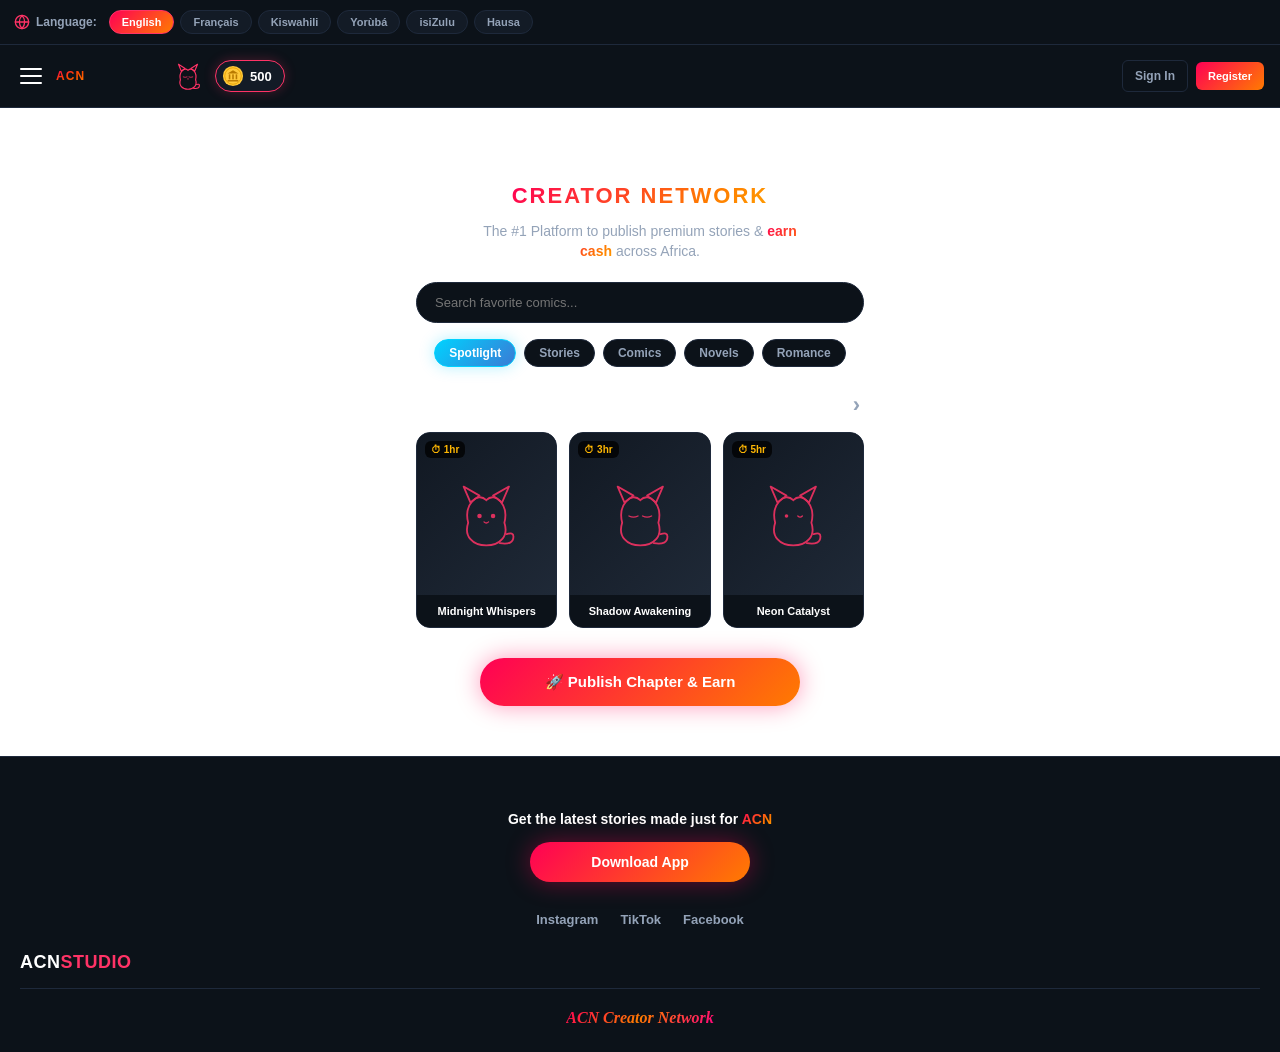
<file: index.html>
<!DOCTYPE html>
<html lang="en">
<head>
  <meta charset="UTF-8">
  <meta name="viewport" content="width=device-width, initial-scale=1.0">
  <title>ACN (Ahaotu Creator Network) - Post & Earn</title>
  <link rel="stylesheet" href="style.css">
</head>
<body class="dark-mode">
  <!-- Shared coin icon (reused in the header pill and the top-up modal) -->
  <svg width="0" height="0" style="position:absolute" aria-hidden="true">
    <symbol id="coin-icon" viewBox="0 0 24 24">
      <circle cx="12" cy="12" r="11" fill="#FFC93C"/>
      <circle cx="12" cy="12" r="9" fill="none" stroke="#E8A400" stroke-width="1"/>
      <path d="M12 5.8 18 9.2H6z" fill="#B97A00"/>
      <rect x="7.4" y="10.2" width="1.7" height="5.4" fill="#B97A00"/>
      <rect x="11.15" y="10.2" width="1.7" height="5.4" fill="#B97A00"/>
      <rect x="14.9" y="10.2" width="1.7" height="5.4" fill="#B97A00"/>
      <rect x="6.2" y="16.4" width="11.6" height="1.6" fill="#B97A00"/>
    </symbol>
  </svg>

<div class="language-banner">
  <div class="lang-banner-title">
    <svg class="globe-vector-icon" viewBox="0 0 24 24" width="16" height="16" fill="none" stroke="currentColor" stroke-width="2" stroke-linecap="round" stroke-linejoin="round"><circle cx="12" cy="12" r="10"></circle><line x1="2" y1="12" x2="22" y2="12"></line><path d="M12 2a15.3 15.3 0 0 1 4 10 15.3 15.3 0 0 1-4 10 15.3 15.3 0 0 1-4-10 15.3 15.3 0 0 1 4-10z"></path></svg>
    <span data-i18n="selectLang">Language:</span>
  </div>
  <div class="lang-pills">
    <button class="lang-pill active" onclick="setLanguage('en', event)">English</button>
    <button class="lang-pill" onclick="setLanguage('fr', event)">Français</button>
    <button class="lang-pill" onclick="setLanguage('sw', event)">Kiswahili</button>
    <button class="lang-pill" onclick="setLanguage('yo', event)">Yorùbá</button>
    <button class="lang-pill" onclick="setLanguage('zu', event)">isiZulu</button>
    <button class="lang-pill" onclick="setLanguage('ha', event)">Hausa</button>
  </div>
</div>

<header class="main-nav">
  <div class="nav-left">
    <button class="hamburger-btn" onclick="toggleSidebar()" aria-label="Open Menu"><span></span><span></span><span></span></button>
    <div class="nav-brand-group">
      <div class="logo">
        <svg viewBox="0 0 280 40" width="105" height="22" xmlns="http://www.w3.org/2000/svg"><defs><linearGradient id="acn-fire" x1="0%" y1="0%" x2="100%" y2="100%"><stop offset="0%" stop-color="#ff0055" /><stop offset="50%" stop-color="#ff4500" /><stop offset="100%" stop-color="#ff7b00" /></linearGradient></defs><text x="0" y="30" font-family="-apple-system, sans-serif" font-weight="900" font-size="32" letter-spacing="3" fill="url(#acn-fire)">ACN</text></svg>
      </div>
      <div id="header-cat-mascot" class="header-cat-mascot" onclick="handleLogoCatTap()" title="Tap me!">
        <div id="cat-cry-bubble" class="cat-cry-bubble">~mew! 💧</div>
        <svg viewBox="0 0 200 200" xmlns="http://www.w3.org/2000/svg" class="mascot-cat-svg">
          <path d="M60 120 C 50 80, 80 50, 100 70 C 120 50, 150 80, 140 120 C 150 150, 130 170, 100 170 C 70 170, 50 150, 60 120 Z" fill="none" stroke="#ff3366" stroke-width="6" stroke-linecap="round"/>
          <polygon points="65,75 50,38 85,60" fill="none" stroke="#ff3366" stroke-width="6" stroke-linejoin="round"/>
          <polygon points="135,75 150,38 115,60" fill="none" stroke="#ff3366" stroke-width="6" stroke-linejoin="round"/>
          <g id="cat-face-sleeping"><path d="M 75 105 Q 85 110 95 105" fill="none" stroke="#ff3366" stroke-width="4" stroke-linecap="round"/><path d="M 105 105 Q 115 110 125 105" fill="none" stroke="#ff3366" stroke-width="4" stroke-linecap="round"/><path d="M 97 116 Q 100 120 103 116" fill="none" stroke="#ff3366" stroke-width="4" stroke-linecap="round"/></g>
          <g id="cat-face-awake" style="display: none;"><circle cx="85" cy="105" r="6" fill="#ff3366"/><circle cx="115" cy="105" r="6" fill="#ff3366"/><path d="M 95 118 Q 100 125 105 118" fill="none" stroke="#ff3366" stroke-width="4" stroke-linecap="round"/></g>
          <path id="cat-tail-path" d="M 130 165 Q 160 170 160 150 Q 160 140 145 145" fill="none" stroke="#ff3366" stroke-width="6" stroke-linecap="round"/>
        </svg>
      </div>
      <!-- COIN BALANCE (tap to top up) -->
      <button class="coin-pill" onclick="openTopupModal()" aria-label="Top up coins">
        <svg class="coin-ico" viewBox="0 0 24 24" aria-hidden="true"><use href="#coin-icon"/></svg>
        <span id="coin-balance">500</span>
      </button>
    </div>
  </div>
  <div class="auth-buttons">
    <a href="javascript:void(0)" onclick="openModal('join-modal')" class="btn-secondary" data-i18n="signIn">Sign In</a>
    <a href="javascript:void(0)" onclick="openModal('join-modal')" class="btn-primary" data-i18n="register">Register</a>
  </div>
</header>

<div id="sidebar-overlay" class="sidebar-overlay" onclick="toggleSidebar()"></div>
<aside id="side-drawer" class="side-drawer">
  <div class="drawer-header"><div class="logo">ACN<span>STUDIO</span></div><button class="close-drawer" onclick="toggleSidebar()">&times;</button></div>
  <div class="drawer-profile-box">
    <div class="profile-top-row">
      <div class="drawer-avatar-wrapper" title="Tap to change profile picture">
        <div class="drawer-avatar" id="user-avatar-display">🇳🇬</div>
        <div class="avatar-camera-badge">📷</div>
        <input type="file" class="native-file-overlay" accept="image/*" onchange="handleProfilePicUpload(event)">
      </div>
      <div class="profile-identity"><div class="profile-username">🇳🇬 jales.system 🇨🇲</div><div class="profile-handle">@acn.creator</div></div>
    </div>
    <div class="profile-stats-row">
      <div class="stat-item"><span class="stat-num">37</span><span class="stat-label" data-i18n="following">Following</span></div>
      <div class="stat-item"><span class="stat-num">140</span><span class="stat-label" data-i18n="followers">Followers</span></div>
      <div class="stat-item"><span class="stat-num">3,972</span><span class="stat-label" data-i18n="likes">Likes</span></div>
    </div>
    <div class="profile-actions-grid">
      <a href="javascript:void(0)" onclick="openComicUploadStudio(); toggleSidebar();" class="profile-action-btn highlight" data-i18n="uploadComic">+ Upload Comic</a>
      <a href="javascript:void(0)" onclick="alert('Opening Creator Dashboard & PalmPay Payouts...'); toggleSidebar();" class="profile-action-btn" data-i18n="dashboard">Dashboard</a>
    </div>
  </div>
  <div class="drawer-theme-switcher"><span data-i18n="appearance">Appearance Mode</span><button class="theme-switch-pill" onclick="toggleTheme()"><span id="theme-mode-text">Dark Mode</span> 🌓</button></div>
  <ul class="drawer-links">
    <li><a href="javascript:void(0)" onclick="toggleSidebar()"><svg class="link-icon" viewBox="0 0 24 24" fill="none" stroke="currentColor" stroke-width="2"><path d="M3 9l9-7 9 7v11a2 2 0 0 1-2 2H5a2 2 0 0 1-2-2z"></path><polyline points="9 22 9 12 15 12 15 22"></polyline></svg><span data-i18n="home">Home</span></a></li>
    <li><a href="javascript:void(0)" onclick="toggleSidebar()"><svg class="link-icon" viewBox="0 0 24 24" fill="none" stroke="currentColor" stroke-width="2"><polygon points="12 2 15.09 8.26 22 9.27 17 14.14 18.18 21.02 12 17.77 5.82 21.02 7 14.14 2 9.27 8.91 8.26 12 2"></polygon></svg><span data-i18n="trendingComics">Trending Comics</span></a></li>
    <li><a href="javascript:void(0)" onclick="toggleSidebar()"><svg class="link-icon" viewBox="0 0 24 24" fill="none" stroke="currentColor" stroke-width="2"><rect x="2" y="3" width="20" height="18" rx="2" ry="2"></rect><line x1="16" y1="3" x2="16" y2="21"></line></svg><span data-i18n="trendingWebtoon">Trending Webtoon</span></a></li>
    <li><a href="javascript:void(0)" onclick="toggleSidebar()"><svg class="link-icon" viewBox="0 0 24 24" fill="none" stroke="currentColor" stroke-width="2"><path d="M20.84 4.61a5.5 5.5 0 0 0-7.78 0L12 5.67l-1.06-1.06a5.5 5.5 0 0 0-7.78 7.78l1.06 1.06L12 21.23l7.78-7.78 1.06-1.06a5.5 5.5 0 0 0 0-7.78z"></path></svg><span data-i18n="trendingRomance">Trending Romance</span></a></li>
    <li><a href="javascript:void(0)" onclick="toggleSidebar()"><svg class="link-icon" viewBox="0 0 24 24" fill="none" stroke="currentColor" stroke-width="2"><path d="M4 19.5A2.5 2.5 0 0 1 6.5 17H20"></path><path d="M6.5 2H20v20H6.5A2.5 2.5 0 0 1 4 19.5v-15A2.5 2.5 0 0 1 6.5 2z"></path></svg><span data-i18n="novels">Novels</span></a></li>
    <li><a href="javascript:void(0)" onclick="toggleSidebar()"><svg class="link-icon" viewBox="0 0 24 24" fill="none" stroke="currentColor" stroke-width="2"><circle cx="12" cy="12" r="10"></circle><polyline points="12 6 12 12 16 14"></polyline></svg><span data-i18n="recentUpdated">Recently Updated</span></a></li>
    <li><a href="javascript:void(0)" onclick="toggleSidebar()"><svg class="link-icon" viewBox="0 0 24 24" fill="none" stroke="currentColor" stroke-width="2"><circle cx="11" cy="11" r="8"></circle><line x1="21" y1="21" x2="16.65" y2="16.65"></line></svg><span data-i18n="browseAll">Browse All Titles</span></a></li>
  </ul>
</aside>

<main class="hero-container">
  <div class="brand-title"><h1>ACN</h1><h1 class="accent-title rainbow-text">CREATOR NETWORK</h1></div>
  <p class="sub-headline" data-i18n="subHeadline">The #1 Platform to publish premium stories & <span class="rainbow-text">earn cash</span> across Africa.</p>
  <div class="search-wrapper"><input type="text" id="search-input" placeholder="Search favorite comics..."></div>
  <div class="category-pills">
    <span class="pill-item active-pill" data-i18n="pillSpotlight">Spotlight</span><span class="pill-item" data-i18n="pillStories">Stories</span><span class="pill-item" data-i18n="pillComics">Comics</span><span class="pill-item" data-i18n="pillNovels">Novels</span><span class="pill-item" data-i18n="pillRomance">Romance</span>
  </div>
  <div class="new-comics-header"><h3 data-i18n="newComicsTitle">New Comics</h3><span class="see-all-arrow">&rsaquo;</span></div>
  <div class="comics-grid-feed">
    <div class="comic-card"><div class="time-badge">⏱ 1hr</div><div class="cat-illustration-box"><svg class="cat-outline-svg" viewBox="0 0 200 200" xmlns="http://www.w3.org/2000/svg"><path d="M60 120 C 50 80, 80 50, 100 70 C 120 50, 150 80, 140 120 C 150 150, 130 170, 100 170 C 70 170, 50 150, 60 120 Z" fill="none" stroke="currentColor" stroke-width="4" stroke-linecap="round"/><polygon points="65,75 50,40 85,60" fill="none" stroke="currentColor" stroke-width="4" stroke-linejoin="round"/><polygon points="135,75 150,40 115,60" fill="none" stroke="currentColor" stroke-width="4" stroke-linejoin="round"/><circle cx="85" cy="105" r="5" fill="currentColor"/><circle cx="115" cy="105" r="5" fill="currentColor"/><path d="M 95 118 Q 100 123 105 118" fill="none" stroke="currentColor" stroke-width="3" stroke-linecap="round"/><path d="M 130 165 Q 160 170 160 150 Q 160 140 145 145" fill="none" stroke="currentColor" stroke-width="4" stroke-linecap="round"/></svg></div><div class="comic-card-title">Midnight Whispers</div></div>
    <div class="comic-card"><div class="time-badge">⏱ 3hr</div><div class="cat-illustration-box"><svg class="cat-outline-svg" viewBox="0 0 200 200" xmlns="http://www.w3.org/2000/svg"><path d="M60 120 C 50 80, 80 50, 100 70 C 120 50, 150 80, 140 120 C 150 150, 130 170, 100 170 C 70 170, 50 150, 60 120 Z" fill="none" stroke="currentColor" stroke-width="4" stroke-linecap="round"/><polygon points="65,75 50,40 85,60" fill="none" stroke="currentColor" stroke-width="4" stroke-linejoin="round"/><polygon points="135,75 150,40 115,60" fill="none" stroke="currentColor" stroke-width="4" stroke-linejoin="round"/><path d="M 75 105 Q 85 110 95 105" fill="none" stroke="currentColor" stroke-width="3" stroke-linecap="round"/><path d="M 105 105 Q 115 110 125 105" fill="none" stroke="currentColor" stroke-width="3" stroke-linecap="round"/><path d="M 130 165 Q 160 170 160 150 Q 160 140 145 145" fill="none" stroke="currentColor" stroke-width="4" stroke-linecap="round"/></svg></div><div class="comic-card-title">Shadow Awakening</div></div>
    <div class="comic-card"><div class="time-badge">⏱ 5hr</div><div class="cat-illustration-box"><svg class="cat-outline-svg" viewBox="0 0 200 200" xmlns="http://www.w3.org/2000/svg"><path d="M60 120 C 50 80, 80 50, 100 70 C 120 50, 150 80, 140 120 C 150 150, 130 170, 100 170 C 70 170, 50 150, 60 120 Z" fill="none" stroke="currentColor" stroke-width="4" stroke-linecap="round"/><polygon points="65,75 50,40 85,60" fill="none" stroke="currentColor" stroke-width="4" stroke-linejoin="round"/><polygon points="135,75 150,40 115,60" fill="none" stroke="currentColor" stroke-width="4" stroke-linejoin="round"/><circle cx="85" cy="105" r="4" fill="currentColor"/><path d="M 110 105 Q 115 110 120 105" fill="none" stroke="currentColor" stroke-width="3" stroke-linecap="round"/><path d="M 130 165 Q 160 170 160 150 Q 160 140 145 145" fill="none" stroke="currentColor" stroke-width="4" stroke-linecap="round"/></svg></div><div class="comic-card-title">Neon Catalyst</div></div>
  </div>
  <a href="javascript:void(0)" onclick="openModal('setup-modal')" class="main-cta-btn rainbow-btn-glow" data-i18n="postCta">🚀 Publish Chapter & Earn</a>
</main>

<div id="setup-modal" class="modal-overlay"><div class="content-box">
  <div class="modal-header-row"><h2 data-i18n="payoutTitle">1. Payout Channels</h2><a href="javascript:void(0)" onclick="closeModal('setup-modal')" class="close-btn">&times;</a></div>
  <p class="section-subtitle" data-i18n="payoutSub">Select your country first to load your local banking & mobile networks.</p>
  <div class="form-group"><label data-i18n="selectCountry">Select Country</label>
    <select id="country-select" onchange="updateProviders()" required><option value="" disabled selected data-i18n="chooseCountry">Choose your country...</option><option value="NG">🇳🇬 Nigeria</option><option value="GH">🇬🇭 Ghana</option><option value="ZA">🇿🇦 South Africa</option><option value="KE">🇰🇪 Kenya</option><option value="CM">🇨🇲 Cameroon</option></select></div>
  <div class="form-group"><label data-i18n="selectProvider">Select Bank / Network Provider</label>
    <select id="provider-select" required disabled><option value="" disabled selected data-i18n="chooseProviderFirst">First select a country above...</option></select></div>
  <div class="form-group"><label data-i18n="accountLabel">Account Number / Phone ID (10-16 Digits)</label><input type="tel" id="payout-account" placeholder="Enter account number" maxlength="16" minlength="10" required></div>
  <a href="javascript:void(0)" onclick="goToJoinModal()" class="main-cta-btn workflow-next-btn" data-i18n="verifyContinue">Verify & Continue Setup</a>
</div></div>

<div id="join-modal" class="modal-overlay"><div class="content-box">
  <div class="modal-header-row"><h2 data-i18n="connectProfileTitle">2. Connect Profile</h2><a href="javascript:void(0)" onclick="closeModal('join-modal')" class="close-btn">&times;</a></div>
  <p class="section-subtitle" data-i18n="connectProfileSub">Secure your credentials to instantly activate your monetization channel.</p>
  <div class="modal-options">
    <button class="auth-provider-btn" onclick="triggerAuthFlow('Google')"><svg class="provider-brand-icon" viewBox="0 0 24 24"><path fill="#EA4335" d="M12 5.04c1.64 0 3.12.56 4.28 1.67l3.2-3.2C17.52 1.58 15 1 12 1 7.24 1 3.2 3.74 1.25 7.73l3.85 3c.92-2.75 3.5-4.69 6.9-4.69z"/><path fill="#4285F4" d="M23.45 12.3c0-.82-.07-1.62-.2-2.3H12v4.36h6.42c-.28 1.44-1.09 2.66-2.32 3.48l3.6 2.79c2.1-1.94 3.32-4.8 3.32-8.33z"/><path fill="#FBBC05" d="M5.1 14.73c-.23-.69-.36-1.42-.36-2.18s.13-1.49.36-2.18L1.25 7.73C.45 9.37 0 11.14 0 13s.45 3.63 1.25 5.27l3.85-3z"/><path fill="#34A853" d="M12 23c3.24 0 5.97-1.07 7.96-2.91l-3.6-2.79c-1.1.74-2.5 1.18-4.36 1.18-3.4 0-5.98-1.94-6.9-4.69L1.25 16.8C3.2 20.76 7.24 23 12 23z"/></svg><span data-i18n="continueGoogle">Continue with Google</span></button>
    <button class="auth-provider-btn" onclick="triggerAuthFlow('Apple')"><svg class="provider-brand-icon" viewBox="0 0 24 24" fill="#FFFFFF"><path d="M18.71 19.5c-.83 1.24-1.71 2.45-3.05 2.47-1.34.03-1.77-.79-3.29-.79-1.53 0-2 .77-3.27.82-1.31.05-2.3-1.32-3.14-2.53C4.25 17 2.94 12.45 4.7 9.39c.87-1.52 2.43-2.48 4.12-2.51 1.28-.02 2.5.87 3.29.87.78 0 2.26-1.07 3.81-.91.65.03 2.47.26 3.64 1.98-.09.06-2.17 1.28-2.15 3.81.03 3.02 2.65 4.03 2.68 4.04-.03.07-.42 1.44-1.38 2.83M15.97 4.17c.66-.81 1.11-1.93.99-3.06-1 .04-2.21.67-2.93 1.49-.62.69-1.16 1.84-1.01 2.96 1.12.09 2.26-.58 2.95-1.39z"/></svg><span data-i18n="continueApple">Continue with Apple</span></button>
  </div>
</div></div>

<div id="comic-upload-modal" class="modal-overlay"><div class="content-box upload-studio-box-large">
  <div class="modal-header-row"><h2 data-i18n="studioTitle">🎨 ACN Master Creator Studio</h2><a href="javascript:void(0)" onclick="closeComicUploadStudio()" class="close-btn">&times;</a></div>
  <p class="section-subtitle" data-i18n="studioSub">Upload your chapter sequence and manage pages.</p>
  <div class="form-group"><label data-i18n="chapterNameLabel">Comic Title / Chapter Name</label><input type="text" id="comic-title-input" placeholder="e.g. Chapter 1: The Awakening"></div>
  <div class="upload-dropzone-large"><span class="upload-icon-large">📂</span><span class="upload-text-large" data-i18n="dropzoneMain">Tap here to select your comic pages</span><span class="upload-subtext-large" data-i18n="dropzoneSub">Supports multi-select PNG, JPG</span><input type="file" class="native-file-overlay-large" accept="image/*" multiple onchange="handleComicPagesSelected(event)"></div>
  <div class="reorder-instructions-banner" data-i18n="uploadInstructions">💡 Tip: Select your files in order. Tap page A then page B to swap positions instantly!</div>
  <div id="comic-pages-preview-list" class="comic-pages-preview-grid"><div class="empty-pages-placeholder" data-i18n="noPagesYet">No pages added yet. Select files above!</div></div>
  <button class="main-cta-btn workflow-next-btn" onclick="publishComicPages()" data-i18n="publishCta">🚀 Publish Chapter</button>
</div></div>

  <!-- MODAL: TOP UP COINS -->
  <div id="topup-modal" class="modal-overlay">
    <div class="content-box topup-box">
      <div class="modal-header-row">
        <h2 class="topup-title"><span class="topup-dot"></span><span data-i18n="topupTitle">Top Up ACN Coins</span></h2>
        <a href="javascript:void(0)" onclick="closeModal('topup-modal')" class="close-btn topup-close">&times;</a>
      </div>
      <p class="section-subtitle" data-i18n="topupSub">Secure payment via Paystack (Bank Transfer, Card, OPay, PalmPay).</p>

      <div class="topup-options">
        <div id="topup-custom-card" class="topup-card" onclick="selectTopupCustom()">
          <span class="topup-card-label" data-i18n="topupCustom">Custom amount</span>
          <div class="topup-input-row">
            <span class="naira-sign">&#8358;</span>
            <input type="number" id="topup-amount" inputmode="numeric" min="100" step="1" placeholder="Min ₦100" oninput="onTopupInput()">
          </div>
        </div>
        <div id="topup-deal-card" class="topup-card selected" onclick="selectTopupDeal()">
          <span class="topup-card-label"><svg class="coin-ico" viewBox="0 0 24 24" aria-hidden="true"><use href="#coin-icon"/></svg>1,200 <span data-i18n="coinsWord">Coins</span></span>
          <span class="topup-card-price">&#8358;1,000 <span data-i18n="bestValue">(Best Value)</span></span>
        </div>
      </div>

      <div id="topup-summary" class="topup-summary" role="status"></div>
      <a href="javascript:void(0)" onclick="confirmTopup()" class="main-cta-btn workflow-next-btn" data-i18n="topupPay">Pay with Paystack</a>
    </div>
  </div>

<div id="loading-overlay" class="modal-overlay"><div class="loading-content-box">
  <div id="spinner-container" class="spinner-container"><div class="fat-spinner"></div></div>
  <div id="check-container" class="check-container" style="display: none;"><div class="success-check-mark">✓</div></div>
  <h3 id="loading-title">Connecting...</h3><p id="loading-subtitle">Securing your ACN Creator Account & Payout Gateway</p>
</div></div>

<footer class="app-footer">
  <div class="footer-promo"><p><span data-i18n="footerPromo">Get the latest stories made just for</span> <span class="rainbow-text">ACN</span></p><button class="main-cta-btn footer-download-btn rainbow-btn-glow" onclick="installPWA()" data-i18n="downloadApp">Download App</button></div>
  <div class="footer-socials"><a href="https://instagram.com/jalessystem" target="_blank" rel="noopener noreferrer" class="social-link instagram">Instagram</a><a href="https://www.tiktok.com/@ahaotu.system" target="_blank" rel="noopener noreferrer" class="social-link tiktok">TikTok</a><a href="https://www.facebook.com/profile.php?id=61585275783987" target="_blank" rel="noopener noreferrer" class="social-link facebook">Facebook</a></div>
  <div class="footer-brand-logo"><div class="logo">ACN<span>STUDIO</span></div></div>
  <div class="footer-copyright"><p class="ahaotu-inc-title">ACN Creator Network</p></div>
</footer>


  <script src="script.js"></script>
</body>
</html>
</file>
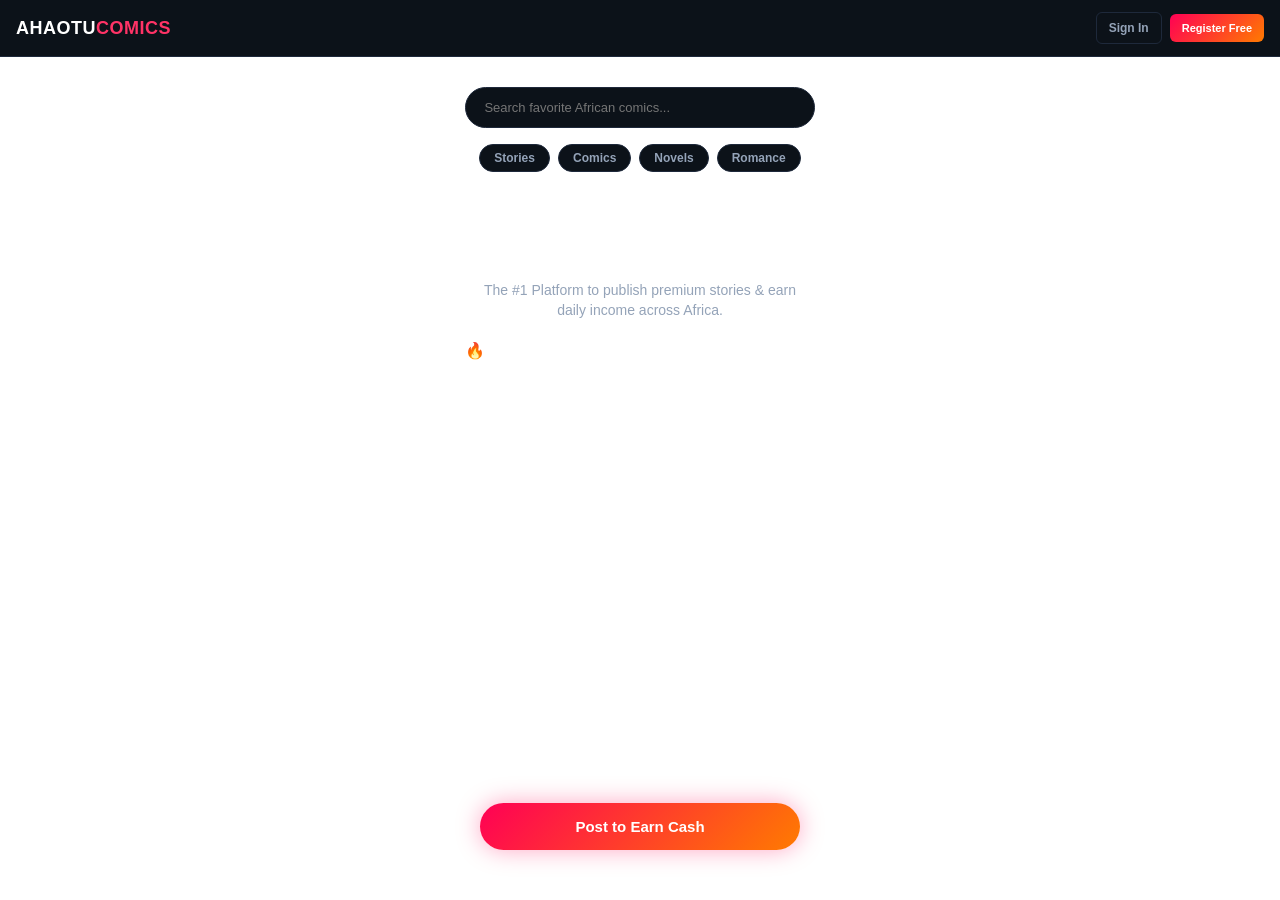
<file: Nn.html>
<!DOCTYPE html>
<html lang="en">
<head>
  <meta charset="UTF-8">
  <meta name="viewport" content="width=device-width, initial-scale=1.0">
  <link rel="stylesheet" href="style.css">
  <title>Ahaotu Comics - Post & Earn</title>
</head>
<body>

  <header class="main-nav">
    <div class="logo">AHAOTU<span>COMICS</span></div>
    <div class="auth-buttons">
      <a href="javascript:void(0)" onclick="openModal('join-modal')" class="btn-secondary">Sign In</a>
      <a href="javascript:void(0)" onclick="openModal('setup-modal')" class="btn-primary">Register Free</a>
    </div>
  </header>

  <main class="hero-container">
    <div class="search-wrapper">
      <input type="text" placeholder="Search favorite African comics...">
    </div>
    
    <div class="category-pills">
      <span class="pill-item">Stories</span>
      <span class="pill-item">Comics</span>
      <span class="pill-item">Novels</span>
      <span class="pill-item">Romance</span>
    </div>

    <div class="brand-title">
      <h1>AHAOTU</h1>
      <h1 class="accent-title">COMICS</h1>
    </div>
    <p class="sub-headline">The #1 Platform to publish premium stories & <span class="text-glow">earn daily income</span> across Africa.</p>
    
    <div class="cash-badge">
      <span class="money-icon">🔥</span> 
      <span class="badge-text">Earn $1.50+ Guaranteed Weekly Just Posting</span>
    </div>
    
    <a href="javascript:void(0)" onclick="openModal('setup-modal')" class="main-cta-btn">Post to Earn Cash</a>
  </main>

  <!-- MODAL 1: PAYOUT SETUP -->
  <div id="setup-modal" class="modal-overlay">
    <div class="content-box">
      <div class="modal-header-row">
        <h2>1. Payout Channels</h2>
        <a href="javascript:void(0)" onclick="closeModal('setup-modal')" class="close-btn">&times;</a>
      </div>
      <p class="section-subtitle">Select your country first to load your local banking & mobile networks.</p>
      
      <div class="form-group">
        <label>Select Country</label>
        <select id="country-select" onchange="updateProviders()" required>
          <option value="" disabled selected>Choose your country...</option>
          <option value="NG">🇳🇬 Nigeria</option>
          <option value="GH">🇬🇭 Ghana</option>
          <option value="ZA">🇿🇦 South Africa</option>
          <option value="KE">🇰🇪 Kenya</option>
          <option value="CM">🇨🇲 Cameroon</option>
        </select>
      </div>

      <div class="form-group">
        <label>Select Bank / Network Provider</label>
        <select id="provider-select" required disabled>
          <option value="" disabled selected>First select a country above...</option>
        </select>
      </div>
      
      <div class="form-group">
        <label>Account Number / Phone ID (10-16 Digits)</label>
        <input type="tel" id="payout-account" placeholder="Enter account number" maxlength="16" minlength="10" required>
      </div>
      
      <a href="javascript:void(0)" onclick="goToJoinModal()" class="main-cta-btn workflow-next-btn">Verify & Continue Setup</a>
    </div>
  </div>

  <!-- MODAL 2: CONNECT PROFILE / AUTH -->
  <div id="join-modal" class="modal-overlay">
    <div class="content-box">
      <div class="modal-header-row">
        <h2>2. Connect Profile</h2>
        <a href="javascript:void(0)" onclick="closeModal('join-modal')" class="close-btn">&times;</a>
      </div>
      <p class="section-subtitle">Secure your credentials to instantly activate your monetization channel.</p>
      
      <div class="modal-options">
        <button class="auth-provider-btn google-btn" onclick="triggerAuthFlow('Google')">
          <svg class="provider-brand-icon" viewBox="0 0 24 24">
            <path fill="#EA4335" d="M12 5.04c1.64 0 3.12.56 4.28 1.67l3.2-3.2C17.52 1.58 15 1 12 1 7.24 1 3.2 3.74 1.25 7.73l3.85 3c.92-2.75 3.5-4.69 6.9-4.69z"/>
            <path fill="#4285F4" d="M23.45 12.3c0-.82-.07-1.62-.2-2.3H12v4.36h6.42c-.28 1.44-1.09 2.66-2.32 3.48l3.6 2.79c2.1-1.94 3.32-4.8 3.32-8.33z"/>
            <path fill="#FBBC05" d="M5.1 14.73c-.23-.69-.36-1.42-.36-2.18s.13-1.49.36-2.18L1.25 7.73C.45 9.37 0 11.14 0 13s.45 3.63 1.25 5.27l3.85-3z"/>
            <path fill="#34A853" d="M12 23c3.24 0 5.97-1.07 7.96-2.91l-3.6-2.79c-1.1.74-2.5 1.18-4.36 1.18-3.4 0-5.98-1.94-6.9-4.69L1.25 16.8C3.2 20.76 7.24 23 12 23z"/>
          </svg>
          Continue with Google
        </button>

        <button class="auth-provider-btn apple-btn" onclick="triggerAuthFlow('Apple')">
          <svg class="provider-brand-icon" viewBox="0 0 24 24" fill="#FFFFFF">
            <path d="M18.71 19.5c-.83 1.24-1.71 2.45-3.05 2.47-1.34.03-1.77-.79-3.29-.79-1.53 0-2 .77-3.27.82-1.31.05-2.3-1.32-3.14-2.53C4.25 17 2.94 12.45 4.7 9.39c.87-1.52 2.43-2.48 4.12-2.51 1.28-.02 2.5.87 3.29.87.78 0 2.26-1.07 3.81-.91.65.03 2.47.26 3.64 1.98-.09.06-2.17 1.28-2.15 3.81.03 3.02 2.65 4.03 2.68 4.04-.03.07-.42 1.44-1.38 2.83M15.97 4.17c.66-.81 1.11-1.93.99-3.06-1 .04-2.21.67-2.93 1.49-.62.69-1.16 1.84-1.01 2.96 1.12.09 2.26-.58 2.95-1.39z"/>
          </svg>
          Continue with Apple
        </button>

        <button class="auth-provider-btn email-btn" onclick="triggerAuthFlow('Email')">
          <svg class="provider-brand-icon" viewBox="0 0 24 24" fill="#00e676">
            <path d="M20 4H4c-1.1 0-1.99.9-1.99 2L2 18c0 1.1.9 2 2 2h16c1.1 0 2-.9 2-2V6c0-1.1-.9-2-2-2zm0 4l-8 5-8-5V6l8 5 8-5v2z"/>
          </svg>
          Continue with Email
        </button>

        <button class="auth-provider-btn phone-btn" onclick="triggerAuthFlow('Phone')">
          <svg class="provider-brand-icon" viewBox="0 0 24 24" fill="#00c6ff">
            <path d="M6.62 10.79c1.44 2.83 3.76 5.14 6.59 6.59l2.2-2.2c.27-.27.67-.36 1.02-.24 1.12.37 2.33.57 3.57.57.55 0 1 .45 1 1V20c0 .55-.45 1-1 1-9.39 0-17-7.61-17-17 0-.55.45-1 1-1h3.5c.55 0 1 .45 1 1 0 1.25.2 2.45.57 3.57.11.35.03.74-.25 1.02l-2.2 2.2z"/>
          </svg>
          Continue with Phone
        </button>
      </div>
    </div>
  </div>

  <!-- AUTH LOADING OVERLAY WITH FAT LOOP & GREEN CHECK -->
  <div id="loading-overlay" class="modal-overlay">
    <div class="loading-content-box">
      <div id="spinner-container" class="spinner-container">
        <div class="fat-spinner"></div>
      </div>
      <div id="check-container" class="check-container" style="display: none;">
        <div class="success-check-mark">✓</div>
      </div>
      <h3 id="loading-title">Connecting...</h3>
      <p id="loading-subtitle">Securing your Ahaotu Creator Account & Payout Gateway</p>
    </div>
  </div>

  <script>
    const providersData = {
      NG: ["GTBank", "Access Bank", "Zenith Bank", "OPay", "PalmPay", "Moniepoint", "UBA (United Bank for Africa)", "First Bank of Nigeria", "Kuda Bank", "Stanbic IBTC"],
      GH: ["MTN MoMo", "Telecel Cash", "AT Money", "Fidelity Bank Ghana"],
      ZA: ["Standard Bank", "FNB (First National Bank)", "Absa", "Capitec"],
      KE: ["Safaricom M-Pesa", "Airtel Money", "Equity Bank Kenya", "KCB Bank Kenya"],
      CM: ["MTN MoMo", "Orange Money", "Dizpay", "Smobilpay"]
    };

    function updateProviders() {
      const countrySelect = document.getElementById('country-select').value;
      const providerSelect = document.getElementById('provider-select');
      
      providerSelect.innerHTML = '<option value="" disabled selected>Choose your bank/network...</option>';
      providerSelect.disabled = false;

      if (providersData[countrySelect]) {
        providersData[countrySelect].forEach(provider => {
          const opt = document.createElement('option');
          opt.value = provider;
          opt.textContent = provider;
          providerSelect.appendChild(opt);
        });
      }
    }

    function openModal(id) {
      document.getElementById(id).classList.add('active');
    }

    function closeModal(id) {
      document.getElementById(id).classList.remove('active');
    }

    function goToJoinModal() {
      const country = document.getElementById('country-select').value;
      const provider = document.getElementById('provider-select').value;
      const account = document.getElementById('payout-account').value;
      
      if(!country || !provider || !account) {
        alert('Please complete all payout fields.');
        return;
      }
      
      if(account.length < 10) {
        alert('Account number or ID must be at least 10 characters.');
        return;
      }

      // Clear input fields completely after successful entry
      document.getElementById('country-select').selectedIndex = 0;
      const providerSelect = document.getElementById('provider-select');
      providerSelect.innerHTML = '<option value="" disabled selected>First select a country above...</option>';
      providerSelect.disabled = true;
      document.getElementById('payout-account').value = '';

      closeModal('setup-modal');
      openModal('join-modal');
    }

    function triggerAuthFlow(providerName) {
      closeModal('join-modal');
      
      const overlay = document.getElementById('loading-overlay');
      const spinnerBox = document.getElementById('spinner-container');
      const checkMarkBox = document.getElementById('check-container');
      const title = document.getElementById('loading-title');
      const subtitle = document.getElementById('loading-subtitle');

      // Reset view to fat loop state
      spinnerBox.style.display = 'block';
      checkMarkBox.style.display = 'none';
      title.textContent = `Connecting to ${providerName}...`;
      subtitle.textContent = 'Securing your Ahaotu Creator Account & Payout Gateway';
      
      overlay.classList.add('active');
      
      // Phase 1: Fat Loop Loading (1.8s), then transition to Green Check
      setTimeout(() => {
        spinnerBox.style.display = 'none';
        checkMarkBox.style.display = 'block';
        title.textContent = 'Account Verified! 🎉';
        subtitle.textContent = 'Redirecting to your live earnings dashboard...';
      }, 1800);

      // Phase 2: Complete and show final alert (after 3.2s total)
      setTimeout(() => {
        overlay.classList.remove('active');
        alert('🎉 Account Connected & Verified! Welcome to Ahaotu Comics. Your $1.50+ Weekly Payout Channel is now live.');
      }, 3200);
    }
  </script>
</body>
</html>
</file>
<file: style.css>
:root {
  --bg-primary: #06090f;
  --bg-secondary: #0c1219;
  --bg-tertiary: #131b26;
  --text-main: #fff;
  --text-muted: #94a3b8;
  --border-color: #1e293b;
  --input-bg: #06090f;
}

body.light-mode {
  --bg-primary: #f8fafc;
  --bg-secondary: #fff;
  --bg-tertiary: #f1f5f9;
  --text-main: #0f172a;
  --text-muted: #64748b;
  --border-color: #cbd5e1;
  --input-bg: #fff;
}

@keyframes trueRainbowBg {
  0% {
    background-color: #06090f;
  }
  20% {
    background-color: #120914;
  }
  40% {
    background-color: #091218;
  }
  60% {
    background-color: #141209;
  }
  80% {
    background-color: #0d0914;
  }
  100% {
    background-color: #06090f;
  }
}

body {
  margin: 0;
  padding: 0;
  font-family: -apple-system,BlinkMacSystemFont,"Segoe UI",Roboto,sans-serif;
  animation: trueRainbowBg 25s ease infinite;
  color: var(--text-main);
  display: flex;
  flex-direction: column;
  min-height: 100vh;
  transition: color .3s ease;
}

@keyframes rainbowFlow {
  0% {
    filter: hue-rotate(0);
  }
  50% {
    filter: hue-rotate(180deg);
  }
  100% {
    filter: hue-rotate(360deg);
  }
}

.rainbow-text {
  background: linear-gradient(135deg,#ff0055,#ff7b00,#ffde00,#00d2ff,#7928ca);
  background-size: 300% 300%;
  -webkit-background-clip: text;
  -webkit-text-fill-color: transparent;
  animation: rainbowFlow 8s ease infinite;
  font-weight: 700;
}

.rainbow-btn-glow {
  background: linear-gradient(135deg,#ff0055,#ff7b00,#00d2ff,#7928ca)!important;
  background-size: 300% 300%!important;
  animation: rainbowFlow 8s ease infinite!important;
  box-shadow: 0 0 25px rgba(255,0,85,.4)!important;
}

.nav-brand-group {
  display: flex;
  align-items: center;
  gap: 8px;
}

.header-cat-mascot {
  position: relative;
  width: 38px;
  height: 38px;
  cursor: pointer;
  display: flex;
  align-items: center;
  justify-content: center;
  transition: transform .2s;
}

.header-cat-mascot:active {
  transform: scale(.9);
}

.mascot-cat-svg {
  width: 100%;
  height: 100%;
}

@keyframes tailWag {
  0% {
    transform: rotate(0);
  }
  25% {
    transform: rotate(15deg) scale(1.1);
  }
  50% {
    transform: rotate(-10deg) scale(1.2);
  }
  75% {
    transform: rotate(15deg) scale(1.1);
  }
  100% {
    transform: rotate(0);
  }
}

.wagging-tail {
  animation: tailWag .35s ease infinite;
  transform-origin: 135px 150px;
}

.cat-cry-bubble {
  position: absolute;
  top: -26px;
  left: 50%;
  transform: translateX(-50%) scale(0);
  background: #ff3366;
  color: #fff;
  font-size: 10px;
  font-weight: 900;
  padding: 2px 6px;
  border-radius: 8px;
  white-space: nowrap;
  pointer-events: none;
  transition: transform .2s cubic-bezier(.175,.885,.32,1.275);
  box-shadow: 0 4px 10px rgba(255,51,102,.4);
  z-index: 10;
}

.cat-cry-bubble.active {
  transform: translateX(-50%) scale(1);
}

.language-banner {
  background-color: var(--bg-secondary);
  border-bottom: 1px solid var(--border-color);
  padding: 10px 14px;
  display: flex;
  align-items: center;
  gap: 12px;
  overflow-x: auto;
  white-space: nowrap;
  box-sizing: border-box;
  width: 100%;
}

.language-banner::-webkit-scrollbar {
  display: none;
}

.lang-banner-title {
  display: flex;
  align-items: center;
  gap: 6px;
  font-size: 12px;
  font-weight: 700;
  color: var(--text-muted);
  flex-shrink: 0;
}

.globe-vector-icon {
  width: 16px;
  height: 16px;
  stroke: #ff3366;
  flex-shrink: 0;
}

.lang-pills {
  display: flex;
  gap: 6px;
  flex-shrink: 0;
}

.lang-pill {
  background: var(--bg-tertiary);
  border: 1px solid var(--border-color);
  color: var(--text-muted);
  padding: 5px 12px;
  border-radius: 16px;
  font-size: 11px;
  font-weight: 600;
  cursor: pointer;
  transition: all .2s;
}

.lang-pill.active {
  background: linear-gradient(135deg,#ff0055,#ff7b00);
  color: #fff;
  border-color: #ff3366;
}

.main-nav {
  background-color: var(--bg-secondary);
  backdrop-filter: blur(8px);
  padding: 12px 16px;
  display: flex;
  justify-content: space-between;
  align-items: center;
  border-bottom: 1px solid var(--border-color);
  box-sizing: border-box;
  width: 100%;
  position: sticky;
  top: 0;
  z-index: 10;
}

.nav-left {
  display: flex;
  align-items: center;
  gap: 10px;
}

.hamburger-btn {
  background: transparent;
  border: none;
  cursor: pointer;
  display: flex;
  flex-direction: column;
  gap: 5px;
  padding: 4px;
}

.hamburger-btn span {
  display: block;
  width: 22px;
  height: 2px;
  background-color: var(--text-main);
  border-radius: 2px;
}

.logo {
  font-size: 18px;
  font-weight: 800;
  letter-spacing: .5px;
  flex-shrink: 0;
  color: var(--text-main);
  display: flex;
  align-items: center;
}

.logo span {
  color: #ff3366;
}

.auth-buttons {
  display: flex;
  gap: 8px;
  align-items: center;
}

.btn-secondary,.btn-primary {
  text-decoration: none;
  display: inline-block;
  text-align: center;
}

.btn-secondary {
  background: transparent;
  color: var(--text-muted);
  border: 1px solid var(--border-color);
  padding: 8px 12px;
  border-radius: 6px;
  font-size: 12px;
  font-weight: 600;
  cursor: pointer;
  white-space: nowrap;
}

.btn-primary {
  background: linear-gradient(135deg,#ff0055,#ff7b00);
  color: #fff;
  border: none;
  padding: 8px 12px;
  border-radius: 6px;
  font-size: 11px;
  font-weight: 700;
  cursor: pointer;
  white-space: nowrap;
}

.sidebar-overlay {
  position: fixed;
  inset: 0;
  background-color: rgba(0,0,0,.6);
  backdrop-filter: blur(4px);
  z-index: 998;
  display: none;
  opacity: 0;
  transition: opacity .3s ease;
}

.sidebar-overlay.active {
  display: block;
  opacity: 1;
}

.side-drawer {
  position: fixed;
  top: 0;
  left: -300px;
  width: 300px;
  height: 100vh;
  background-color: var(--bg-secondary);
  border-right: 1px solid var(--border-color);
  z-index: 999;
  display: flex;
  flex-direction: column;
  box-sizing: border-box;
  transition: left .35s ease-in-out;
}

.side-drawer.active {
  left: 0;
}

.drawer-header {
  padding: 16px 20px;
  display: flex;
  justify-content: space-between;
  align-items: center;
  border-bottom: 1px solid var(--border-color);
}

.close-drawer {
  background: transparent;
  border: none;
  color: var(--text-muted);
  font-size: 28px;
  cursor: pointer;
}

.drawer-profile-box {
  padding: 16px 20px;
  background-color: var(--bg-primary);
  border-bottom: 1px solid var(--border-color);
}

.profile-top-row {
  display: flex;
  align-items: center;
  gap: 12px;
  margin-bottom: 12px;
}

.drawer-avatar-wrapper {
  position: relative;
  cursor: pointer;
  flex-shrink: 0;
  width: 48px;
  height: 48px;
  border-radius: 50%;
  overflow: hidden;
}

.native-file-overlay {
  position: absolute;
  inset: 0;
  opacity: 0;
  width: 100%;
  height: 100%;
  cursor: pointer;
  z-index: 5;
}

.drawer-avatar {
  width: 100%;
  height: 100%;
  background: linear-gradient(135deg,#ff0055,#ff7b00);
  display: flex;
  align-items: center;
  justify-content: center;
  color: #fff;
  font-weight: 900;
  font-size: 16px;
  border: 2px solid #ff3366;
  box-sizing: border-box;
}

.drawer-avatar img {
  width: 100%;
  height: 100%;
  object-fit: cover;
}

.avatar-camera-badge {
  position: absolute;
  bottom: 0;
  right: 0;
  background-color: var(--bg-secondary);
  border: 1px solid #ff3366;
  border-radius: 50%;
  width: 18px;
  height: 18px;
  font-size: 9px;
  display: flex;
  align-items: center;
  justify-content: center;
  z-index: 2;
  pointer-events: none;
}

.profile-identity {
  display: flex;
  flex-direction: column;
  overflow: hidden;
}

.profile-username {
  font-size: 14px;
  font-weight: 800;
  color: var(--text-main);
  white-space: nowrap;
  overflow: hidden;
  text-overflow: ellipsis;
}

.profile-handle {
  font-size: 11px;
  color: var(--text-muted);
  margin-top: 1px;
}

.profile-stats-row {
  display: flex;
  justify-content: space-between;
  padding: 8px 0;
  border-top: 1px solid var(--border-color);
  border-bottom: 1px solid var(--border-color);
  margin-bottom: 12px;
}

.stat-item {
  text-align: center;
  flex: 1;
}

.stat-num {
  display: block;
  font-size: 13px;
  font-weight: 800;
  color: var(--text-main);
}

.stat-label {
  font-size: 10px;
  color: var(--text-muted);
  text-transform: uppercase;
}

.profile-actions-grid {
  display: grid;
  grid-template-columns: 1fr 1fr;
  gap: 8px;
}

.profile-action-btn {
  background-color: var(--bg-tertiary);
  border: 1px solid var(--border-color);
  color: var(--text-main);
  font-size: 11px;
  font-weight: 700;
  padding: 8px;
  border-radius: 8px;
  text-align: center;
  text-decoration: none;
  cursor: pointer;
  transition: background .2s;
}

.profile-action-btn.highlight {
  background: linear-gradient(135deg,#ff0055,#ff7b00);
  color: #fff;
  border-color: #ff3366;
}

.drawer-theme-switcher {
  padding: 12px 20px;
  background-color: var(--bg-primary);
  border-bottom: 1px solid var(--border-color);
  display: flex;
  justify-content: space-between;
  align-items: center;
  font-size: 12px;
  font-weight: 700;
  color: var(--text-muted);
}

.theme-switch-pill {
  background: var(--bg-tertiary);
  border: 1px solid var(--border-color);
  color: var(--text-main);
  padding: 6px 12px;
  border-radius: 20px;
  font-size: 12px;
  font-weight: 700;
  cursor: pointer;
}

.drawer-links {
  list-style: none;
  padding: 10px 0;
  margin: 0;
  flex-grow: 1;
  overflow-y: auto;
}

.drawer-links li a {
  display: flex;
  align-items: center;
  gap: 14px;
  padding: 12px 20px;
  color: var(--text-muted);
  text-decoration: none;
  font-size: 13px;
  font-weight: 600;
  transition: background .2s,color .2s;
}

.drawer-links li a:hover {
  background-color: rgba(255,0,85,.08);
  color: #ff3366;
}

.link-icon {
  width: 18px;
  height: 18px;
  stroke: currentColor;
  flex-shrink: 0;
}

.hero-container {
  display: flex;
  flex-direction: column;
  align-items: center;
  text-align: center;
  padding: 30px 16px 50px;
  max-width: 480px;
  margin: 0 auto;
  box-sizing: border-box;
  flex-grow: 1;
}

.brand-title {
  margin-bottom: 4px;
}

.brand-title h1 {
  margin: 0;
  font-size: 42px;
  font-weight: 900;
  letter-spacing: 2px;
  line-height: 1.1;
}

.accent-title {
  font-size: 22px!important;
  margin-bottom: 10px!important;
}

.sub-headline {
  color: var(--text-muted);
  font-size: 14px;
  line-height: 1.4;
  margin: 0 auto 20px;
  max-width: 320px;
}

.search-wrapper {
  width: 100%;
  margin-bottom: 16px;
}

.search-wrapper input {
  width: 100%;
  box-sizing: border-box;
  padding: 12px 18px;
  background-color: var(--bg-secondary);
  border: 1px solid var(--border-color);
  border-radius: 25px;
  color: var(--text-main);
  font-size: 13px;
  outline: none;
}

.category-pills {
  display: flex;
  gap: 8px;
  justify-content: center;
  flex-wrap: wrap;
  margin-bottom: 25px;
  width: 100%;
}

.pill-item {
  background-color: var(--bg-secondary);
  border: 1px solid var(--border-color);
  color: var(--text-muted);
  padding: 6px 14px;
  border-radius: 20px;
  font-size: 12px;
  font-weight: 650;
  cursor: pointer;
}

.pill-item.active-pill {
  background: linear-gradient(135deg,#00d2ff,#3a7bd5);
  color: #fff;
  border-color: #00d2ff;
  box-shadow: 0 0 15px rgba(0,210,255,.3);
}

.new-comics-header {
  display: flex;
  justify-content: space-between;
  align-items: center;
  width: 100%;
  margin-bottom: 14px;
  padding: 0 4px;
  box-sizing: border-box;
}

.new-comics-header h3 {
  margin: 0;
  font-size: 18px;
  font-weight: 800;
  color: var(--text-main);
  text-align: left;
}

.see-all-arrow {
  color: var(--text-muted);
  font-size: 22px;
  font-weight: 700;
}

.comics-grid-feed {
  display: grid;
  grid-template-columns: repeat(3,1fr);
  gap: 12px;
  width: 100%;
  margin-bottom: 30px;
  box-sizing: border-box;
}

.comic-card {
  position: relative;
  background-color: var(--bg-secondary);
  border: 1px solid var(--border-color);
  border-radius: 14px;
  overflow: hidden;
  display: flex;
  flex-direction: column;
  aspect-ratio: .72;
  box-sizing: border-box;
  transition: transform .2s,border-color .2s;
}

.comic-card:hover {
  border-color: #ff3366;
  transform: translateY(-3px);
}

.time-badge {
  position: absolute;
  top: 8px;
  left: 8px;
  background: rgba(0,0,0,.75);
  backdrop-filter: blur(4px);
  color: #ffb703;
  font-size: 10px;
  font-weight: 800;
  padding: 3px 6px;
  border-radius: 6px;
  z-index: 3;
}

.cat-illustration-box {
  width: 100%;
  flex-grow: 1;
  background: linear-gradient(135deg,#111822,#1f2937);
  display: flex;
  align-items: center;
  justify-content: center;
}

.cat-outline-svg {
  width: 65%;
  height: 65%;
  color: #ff3366;
  opacity: .85;
}

.comic-card-title {
  padding: 10px 8px;
  font-size: 11px;
  font-weight: 700;
  color: var(--text-main);
  background-color: var(--bg-secondary);
  white-space: nowrap;
  overflow: hidden;
  text-overflow: ellipsis;
  text-align: center;
}

.main-cta-btn {
  background: linear-gradient(135deg,#ff0055,#ff7b00);
  color: #fff;
  border: none;
  text-decoration: none;
  font-weight: 900;
  font-size: 15px;
  padding: 15px 28px;
  border-radius: 30px;
  display: inline-block;
  text-align: center;
  width: 100%;
  max-width: 320px;
  box-sizing: border-box;
  box-shadow: 0 0 25px rgba(255,0,85,.35);
  cursor: pointer;
  margin-top: auto;
}

.modal-overlay {
  position: fixed;
  inset: 0;
  background-color: rgba(0,0,0,.8);
  backdrop-filter: blur(6px);
  display: none;
  align-items: center;
  justify-content: center;
  padding: 15px;
  box-sizing: border-box;
  z-index: 1000;
  opacity: 0;
  transition: opacity .25s ease;
}

.modal-overlay.active {
  display: flex;
  opacity: 1;
}

.content-box {
  background-color: var(--bg-secondary);
  border: 1px solid var(--border-color);
  border-radius: 20px;
  padding: 25px 20px;
  width: 100%;
  max-width: 420px;
  box-sizing: border-box;
  box-shadow: 0 15px 40px rgba(0,0,0,.7);
}

.upload-studio-box-large {
  background: var(--bg-secondary);
  border: 2px solid #ff3366;
  border-radius: 24px;
  padding: 28px 22px;
  width: 100%;
  max-width: 520px;
  max-height: 92vh;
  box-sizing: border-box;
  box-shadow: 0 20px 50px rgba(255,0,85,.25),0 0 20px rgba(0,0,0,.9);
  display: flex;
  flex-direction: column;
}

.modal-header-row {
  display: flex;
  justify-content: space-between;
  align-items: center;
  margin-bottom: 8px;
}

.modal-header-row h2 {
  margin: 0;
  font-size: 20px;
  font-weight: 900;
  background: linear-gradient(135deg,#ff3366,#ff7b00);
  -webkit-background-clip: text;
  -webkit-text-fill-color: transparent;
}

.close-btn {
  background: transparent;
  border: none;
  color: var(--text-muted);
  font-size: 28px;
  cursor: pointer;
  padding: 0;
  line-height: 1;
  text-decoration: none;
}

.section-subtitle {
  margin: 0 0 16px;
  color: var(--text-muted);
  font-size: 13px;
  line-height: 1.4;
}

.form-group {
  margin-bottom: 14px;
  text-align: left;
}

.form-group label {
  display: block;
  font-size: 11px;
  font-weight: 700;
  color: var(--text-muted);
  margin-bottom: 6px;
  text-transform: uppercase;
}

.form-group select,.form-group input {
  width: 100%;
  box-sizing: border-box;
  padding: 12px 16px;
  background-color: var(--input-bg);
  border: 1px solid var(--border-color);
  border-radius: 10px;
  color: var(--text-main);
  font-size: 13px;
  outline: none;
}

.upload-dropzone-large {
  position: relative;
  border: 2px dashed #ff3366;
  background: rgba(255,51,102,.04);
  padding: 24px 16px;
  text-align: center;
  border-radius: 16px;
  cursor: pointer;
  margin-bottom: 16px;
  overflow: hidden;
  transition: background .2s;
}

.native-file-overlay-large {
  position: absolute;
  inset: 0;
  opacity: 0;
  width: 100%;
  height: 100%;
  cursor: pointer;
  z-index: 5;
}

.upload-icon-large {
  font-size: 32px;
  display: block;
  margin-bottom: 8px;
  pointer-events: none;
}

.upload-text-large {
  display: block;
  font-size: 14px;
  font-weight: 800;
  color: var(--text-main);
  margin-bottom: 4px;
  pointer-events: none;
}

.upload-subtext-large {
  font-size: 11px;
  color: var(--text-muted);
  pointer-events: none;
}

.reorder-instructions-banner {
  background: rgba(255,123,0,.12);
  border-left: 3px solid #ff7b00;
  color: var(--text-main);
  font-size: 12px;
  font-weight: 600;
  padding: 10px 12px;
  border-radius: 8px;
  margin-bottom: 14px;
  line-height: 1.4;
}

.comic-pages-preview-grid {
  max-height: 220px;
  overflow-y: auto;
  display: grid;
  grid-template-columns: repeat(3,1fr);
  gap: 10px;
  margin-bottom: 16px;
  padding-right: 4px;
  box-sizing: border-box;
}

.empty-pages-placeholder {
  grid-column: span 3;
  text-align: center;
  color: var(--text-muted);
  font-size: 12px;
  padding: 30px;
  background: var(--bg-primary);
  border-radius: 12px;
  border: 1px solid var(--border-color);
}

.comic-page-thumb-card {
  position: relative;
  background: var(--bg-primary);
  border: 2px solid #ff3366;
  border-radius: 10px;
  overflow: hidden;
  aspect-ratio: 1;
  display: flex;
  align-items: center;
  justify-content: center;
  cursor: pointer;
  transition: transform .2s,border-color .2s;
}

.comic-page-thumb-card.selected-for-swap {
  border: 3px solid #ff7b00;
  transform: scale(.93);
  box-shadow: 0 0 15px rgba(255,123,0,.7);
}

.comic-page-thumb-card img {
  width: 100%;
  height: 100%;
  object-fit: cover;
  pointer-events: none;
}

.page-sequence-badge {
  position: absolute;
  top: 6px;
  left: 6px;
  background: rgba(0,0,0,.85);
  color: #fff;
  font-size: 11px;
  font-weight: 900;
  padding: 3px 7px;
  border-radius: 6px;
  border: 1px solid rgba(255,255,255,.2);
  z-index: 2;
  pointer-events: none;
}

.thumb-delete-btn {
  position: absolute;
  top: 6px;
  right: 6px;
  background: rgba(255,59,48,.95);
  color: #fff;
  border: none;
  border-radius: 50%;
  width: 24px;
  height: 24px;
  font-size: 13px;
  font-weight: 700;
  cursor: pointer;
  display: flex;
  align-items: center;
  justify-content: center;
  z-index: 3;
}

.workflow-next-btn {
  margin-top: auto;
  max-width: 100%;
}

.modal-options {
  display: flex;
  flex-direction: column;
  gap: 12px;
}

.auth-provider-btn {
  display: flex;
  align-items: center;
  justify-content: flex-start;
  gap: 16px;
  width: 100%;
  padding: 12px 16px;
  background-color: var(--input-bg);
  border: 1px solid var(--border-color);
  border-radius: 12px;
  color: var(--text-main);
  font-size: 13px;
  font-weight: 600;
  cursor: pointer;
  box-sizing: border-box;
}

.provider-brand-icon {
  width: 20px!important;
  height: 20px!important;
  flex-shrink: 0;
}

.loading-content-box {
  background-color: var(--bg-secondary);
  border: 1px solid var(--border-color);
  border-radius: 20px;
  padding: 35px 25px;
  width: 100%;
  max-width: 300px;
  text-align: center;
  box-sizing: border-box;
}

.spinner-container {
  margin: 0 auto 20px;
  width: 60px;
  height: 60px;
  display: flex;
  align-items: center;
  justify-content: center;
}

.fat-spinner {
  width: 50px;
  height: 50px;
  border: 6px solid rgba(255,0,85,.2);
  border-top: 6px solid #ff0055;
  border-right: 6px solid #ff7b00;
  border-radius: 50%;
  animation: spin .7s linear infinite;
}

@keyframes spin {
  0% {
    transform: rotate(0);
  }
  100% {
    transform: rotate(360deg);
  }
}

.success-check-mark {
  font-size: 44px;
  color: #2ecc71;
  font-weight: 900;
}

.app-footer {
  background-color: var(--bg-secondary);
  border-top: 1px solid var(--border-color);
  padding: 40px 20px 25px;
  text-align: center;
  margin-top: auto;
  box-sizing: border-box;
  width: 100%;
}

.footer-promo {
  margin-bottom: 30px;
}

.footer-promo p {
  color: var(--text-main);
  font-size: 14px;
  font-weight: 700;
  margin-bottom: 15px;
}

.footer-download-btn {
  max-width: 220px!important;
  padding: 12px 24px!important;
  font-size: 14px!important;
}

.footer-socials {
  display: flex;
  justify-content: center;
  gap: 22px;
  margin-bottom: 25px;
}

.social-link {
  color: var(--text-muted);
  text-decoration: none;
  font-size: 13px;
  font-weight: 600;
}

.footer-brand-logo {
  margin-bottom: 15px;
}

.footer-copyright {
  border-top: 1px solid var(--border-color);
  padding-top: 20px;
}

.ahaotu-inc-title {
  margin: 0;
  font-family: Georgia,serif;
  font-style: italic;
  font-weight: 800;
  font-size: 16px;
  background: linear-gradient(135deg,#ff0055 0%,#ff7b00 50%,#ff007f 100%);
  -webkit-background-clip: text;
  -webkit-text-fill-color: transparent;
  display: inline-block;
}

/* ---------- COIN PILL (header, next to the cat) ---------- */
.coin-pill {
  display: flex;
  align-items: center;
  gap: 6px;
  background: var(--bg-tertiary);
  border: 1.5px solid #ff3366;
  border-radius: 999px;
  padding: 4px 12px 4px 6px;
  color: var(--text-main);
  font-family: inherit;
  font-size: 13px;
  font-weight: 900;
  cursor: pointer;
  box-shadow: 0 0 12px rgba(255, 51, 102, 0.25);
  transition: transform 0.15s;
}

.coin-pill:active {
  transform: scale(0.95);
}

.coin-ico {
  width: 20px;
  height: 20px;
  flex-shrink: 0;
}

.coin-pill .coin-ico {
  width: 22px;
  height: 22px;
}

/* ---------- TOP UP MODAL ---------- */
.topup-box {
  border-radius: 22px;
  border: 1.5px solid rgba(255, 51, 102, 0.5);
}

.topup-title {
  display: flex;
  align-items: center;
  gap: 10px;
}

.topup-dot {
  width: 22px;
  height: 22px;
  border-radius: 50%;
  background: #ff3366;
  flex-shrink: 0;
}

.topup-close {
  width: 34px;
  height: 34px;
  display: flex;
  align-items: center;
  justify-content: center;
  border: 1px solid var(--border-color);
  border-radius: 50%;
  font-size: 22px;
}

.topup-options {
  display: grid;
  grid-template-columns: 1fr 1fr;
  gap: 10px;
  margin-bottom: 12px;
}

.topup-card {
  background: var(--bg-tertiary);
  border: 1.5px solid var(--border-color);
  border-radius: 14px;
  padding: 12px 10px;
  min-height: 82px;
  display: flex;
  flex-direction: column;
  align-items: center;
  justify-content: center;
  gap: 6px;
  text-align: center;
  cursor: pointer;
  box-sizing: border-box;
  transition: border-color 0.2s, box-shadow 0.2s;
}

.topup-card.selected {
  border-color: #ff3366;
  box-shadow: 0 0 14px rgba(255, 51, 102, 0.3);
}

.topup-card-label {
  display: flex;
  align-items: center;
  justify-content: center;
  gap: 6px;
  font-size: 13px;
  font-weight: 800;
  color: var(--text-main);
}

.topup-card-price {
  font-size: 12px;
  font-weight: 700;
  color: #ff7b00;
}

.topup-input-row {
  display: flex;
  align-items: center;
  gap: 4px;
  width: 100%;
}

.naira-sign {
  font-weight: 800;
  color: #ff7b00;
}

.topup-input-row input {
  width: 100%;
  min-width: 0;
  box-sizing: border-box;
  padding: 8px 10px;
  background-color: var(--input-bg);
  border: 1px solid var(--border-color);
  border-radius: 8px;
  color: var(--text-main);
  font-size: 14px;
  font-weight: 700;
  outline: none;
  -moz-appearance: textfield;
}

.topup-input-row input::-webkit-outer-spin-button,
.topup-input-row input::-webkit-inner-spin-button {
  -webkit-appearance: none;
  margin: 0;
}

.topup-summary {
  min-height: 20px;
  margin-bottom: 14px;
  font-size: 13px;
  font-weight: 700;
  text-align: center;
  color: var(--text-muted);
}

.topup-summary.error {
  color: #ff5a5f;
}

/* ---------- SMALL PHONES: keep the header on one line ---------- */
@media (max-width: 420px) {
  .main-nav { padding: 10px; }
  .nav-left { gap: 6px; min-width: 0; }
  .nav-brand-group { gap: 4px; min-width: 0; }
  .logo svg { width: 90px; height: 19px; }
  .header-cat-mascot { width: 34px; height: 34px; }
  .coin-pill { padding: 3px 9px 3px 4px; font-size: 12px; }
  .coin-pill .coin-ico { width: 18px; height: 18px; }
  .auth-buttons { gap: 5px; }
  .btn-secondary, .btn-primary { padding: 7px 9px; }
}

@media (max-width: 380px) {
  .logo svg { width: 70px; height: 15px; }
  .btn-secondary, .btn-primary { padding: 7px 7px; }
}
</file>
